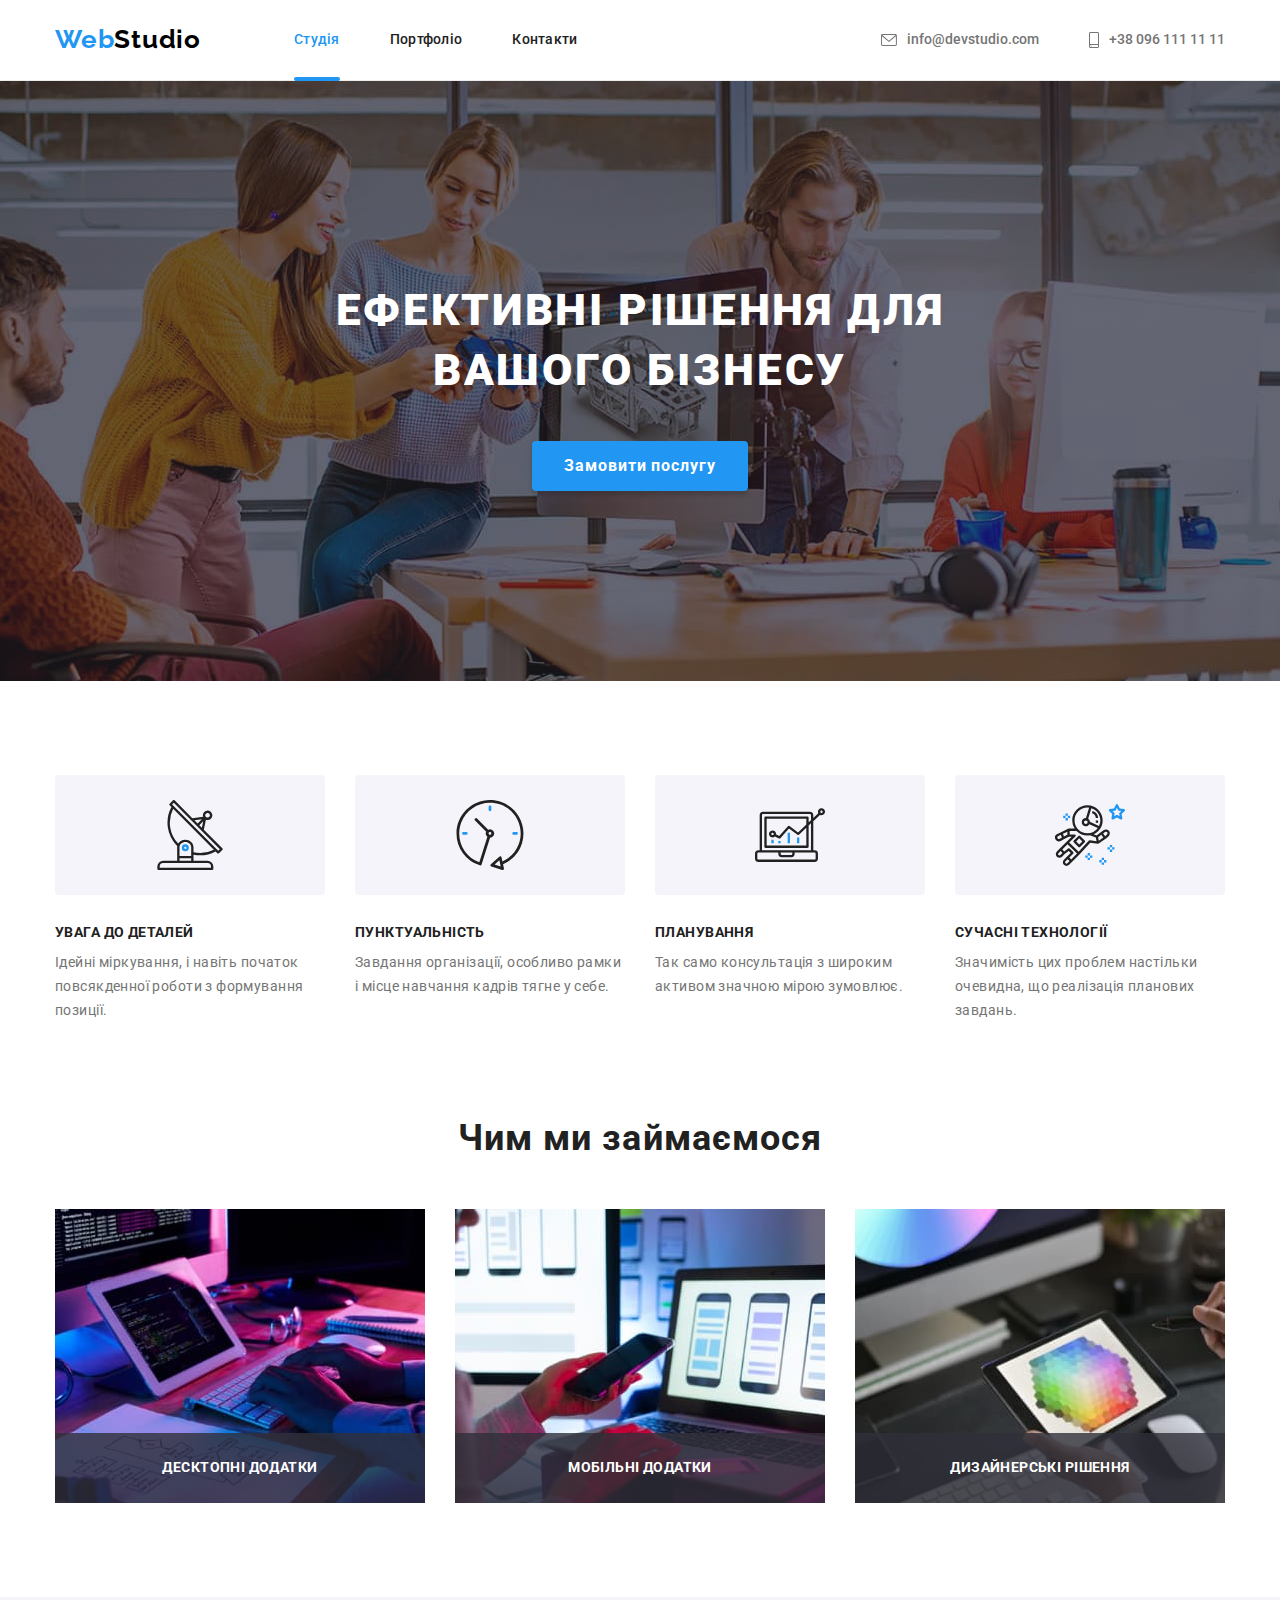
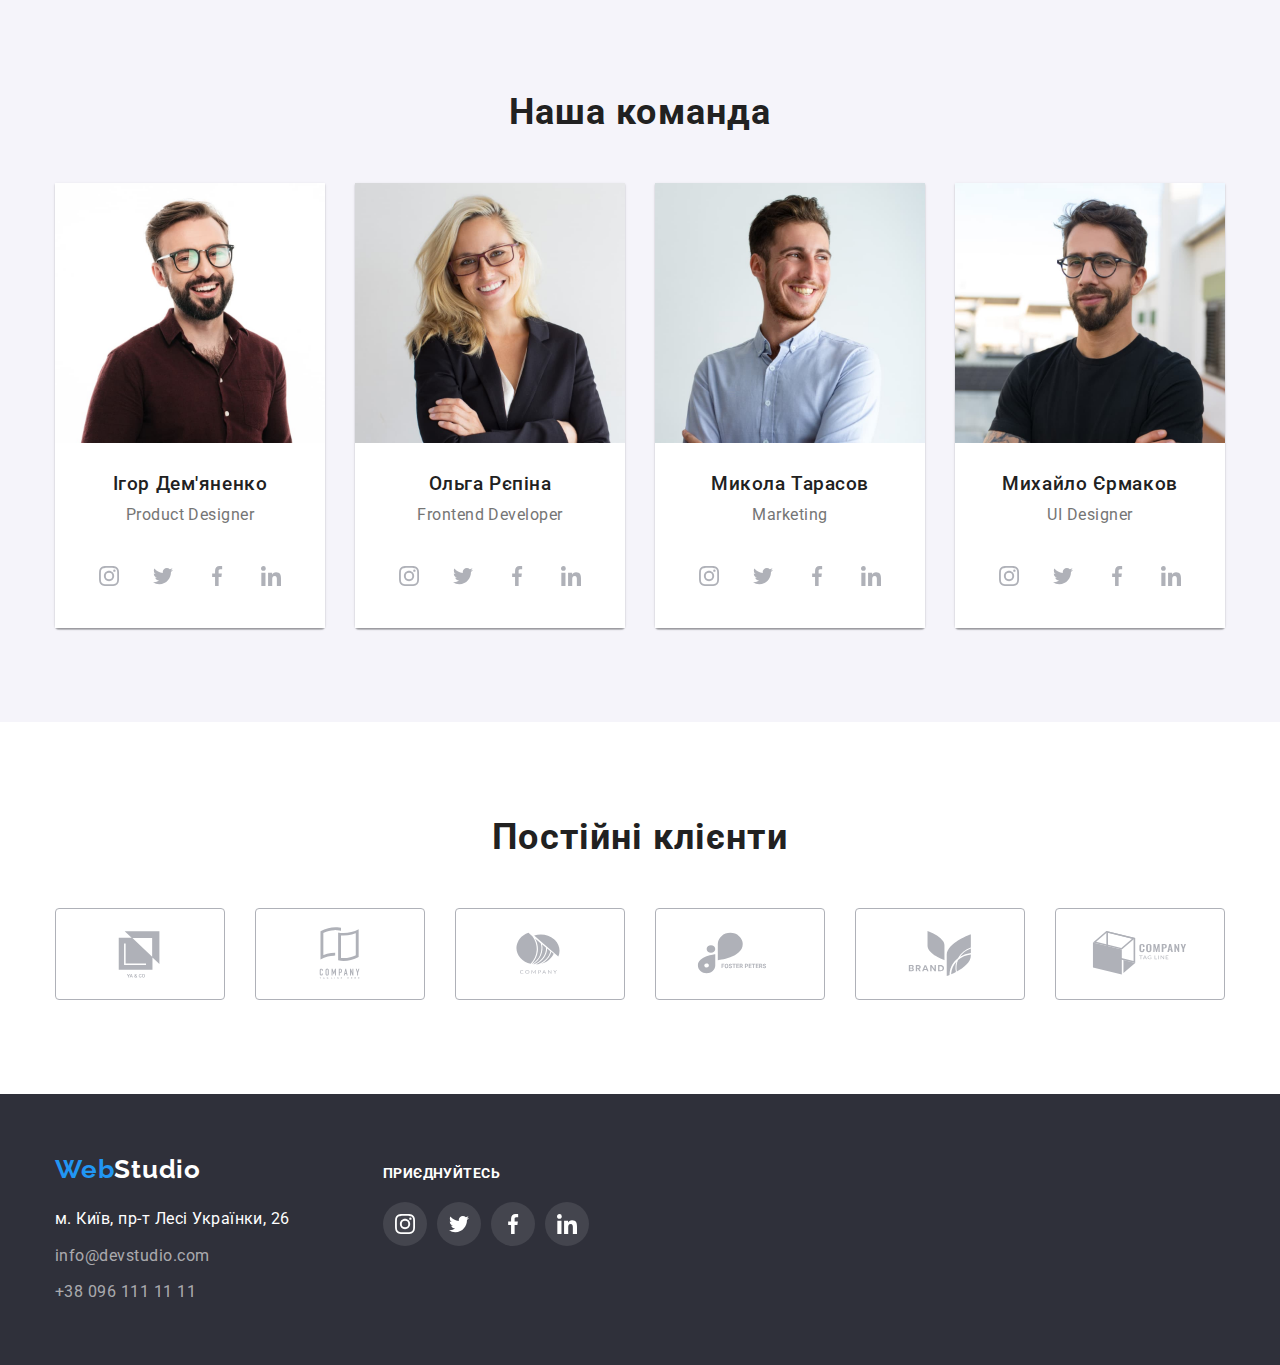
<file: index.html>
<!DOCTYPE html>
<html lang="uk">
<head>
    <meta charset="UTF-8">
    <meta http-equiv="X-UA-Compatible" content="IE=edge">
    <meta name="viewport" content="width=device-width, initial-scale=1.0">
    <title>Веб-студія</title>
    <link href="https://fonts.googleapis.com/css2?family=Raleway:wght@700&family=Roboto:wght@400;500;700;900&display=swap" rel="stylesheet">
    <link rel="stylesheet" href="https://cdnjs.cloudflare.com/ajax/libs/modern-normalize/1.0.0/modern-normalize.min.css">
    <link rel="stylesheet" href="./css/styles.css">
</head>
<body class="page">
    <header class="header">
        <div class="container header-container">
        <nav class="main-nav">
            <a href="./index.html" class="logo header-logo">Web<span class="studio">Studio</span> </a>
        <ul class="page-nav list">
            <li class="page-nav-item">
                <a href="./index.html" class="page-nav-link current"> Студія</a> </li>
            <li class="page-nav-item">
                <a href="./portfolio.html" class="page-nav-link">Портфоліо</a> </li>
            <li class="page-nav-item">
                <a href="" class="page-nav-link">Контакти</a> </li>
        </ul>
    </nav>
    
        <ul class="contact-nav list">
            
            <li class="contact-nav-li">
                <a href="mailto:info@devstudio.com" class="contact-link  contact-link-header">
                    <svg class="contact-nav-icons" width="16" height="12">
                    <use href="./images/icons.svg#mail"></use>
                 </svg>info@devstudio.com</a>
            
            </li>
            <li class="contact-nav-li">
                <a href="telto:+380961111111" class="contact-link  contact-link-header">
                    <svg class="contact-nav-icons" width="10" height="16">
                        <use href="./images/icons.svg#smartphone"></use>
                     </svg>+38 096 111 11 11</a>
            </li> 
    
        </ul>
       </div>
    </header>
    <main>
<section class="section hero-section">

        <div class="container">
            
            <h1 class="hero-title">Ефективні рішення для вашого бізнесу</h1> 
            <div class="main-button">
            <button data-modal-open type="button" class="button hero-button ">Замовити послугу</button>
       
        </div>
        </div>
</section>
<section class="section values-section">
    <!--Заголовок цінності приховати-->
    <div class="container">
    <h2 class="visually-hidden">Цінності</h2>
    <ul class="values list">
        <li class="values-item">
            <div class="icons-values">
                <svg width="70" height="70">
                    <use href="./images/icons.svg#antenna"></use>
                </svg>
            </div>
            <h3 class="values-title">УВАГА ДО ДЕТАЛЕЙ</h3>
            <p class="description">Ідейні міркування, і навіть початок 
            повсякденної роботи з формування позиції.
        </p>
        </li>
        <li class="values-item">
            <div class="icons-values">
                <svg width="70" height="70">
                <use href="./images/icons.svg#clock"></use>
            </svg></div>
            <h3 class="values-title">ПУНКТУАЛЬНІСТЬ</h3>
            <p class="description">Завдання організації, особливо рамки
             і місце навчання кадрів тягне у себе.
            </p>
        </li>
        <li class="values-item">
            <div class="icons-values">
                <svg width="70" height="70">
                    <use href="./images/icons.svg#diagram"></use>
                </svg>
            </div>
            <h3 class="values-title">ПЛАНУВАННЯ</h3>
            <p class="description">Так само консультація з широким
             активом значною мірою зумовлює.
            </p>
        </li>
        <li class="values-item">
            <div class="icons-values">
                <svg width="70" height="70">
                    <use href="./images/icons.svg#astronaut"></use>
                </svg>
            </div>
            <h3 class="values-title">СУЧАСНІ ТЕХНОЛОГІЇ</h3>
            <p class="description">Значимість цих проблем настільки 
            очевидна, що реалізація планових завдань.
        </p>
        </li>
    </ul>
</div>
</section>
<section class="section services-section">
    <div class="container">
    <h2 class="section-title services-section-title">Чим ми займаємося</h2>
    <ul class="services list">
        <li class="services-item">
            <img src="./images/programs.jpg" alt="programming" width="370">
            <div class="services-elements">
                <p class="services-inscription">Десктопні додатки</p>
            </div>
        </li>
        <li class="services-item">
            <img src="./images/applications.jpg" alt="mobile application" width="370">
            <div class="services-elements">
                <p class="services-inscription">Мобільні додатки</p>
            </div>
        </li>
        <li class="services-item">
            <img src="./images/design.jpg" alt="color gradient" width="370">
            <div class="services-elements">
                <p class="services-inscription">Дизайнерські рішення</p>
            </div>
        </li>
    </ul>
</div>
</section>
<section class="section our-team-section">
    <div class="container">
    <h2 class="section-title team-section-title">Наша команда</h2>
    <ul class="team list">
        <li class="team-item">
            
            <img class="team-img" src="./images/demianenko.jpg" alt="a man in glasses" width="270">
            <div class="team-name-box">
            <h3 class="team-title">Ігор Дем'яненко</h3>
            <p class="description team-description">Product Designer</p>
            <div class="social-box">
                <ul class="social-networks list">
                    <li>
                        <a class="social-link" href="">
                            <svg class="social-icon" width="20" height="20">
                                <use href="./images/icons.svg#instagram"></use>
                            </svg>
                        </a>
                    </li>
                    <li>
                        <a class="social-link" href="">
                            <svg class="social-icon" width="20" height="20">
                                <use href="./images/icons.svg#twitter"></use>
                            </svg>
                        </a>
                    </li>
                    <li>
                        <a class="social-link" href="">
                            <svg class="social-icon" width="20" height="20">
                                <use href="./images/icons.svg#facebook"></use>
                            </svg>
                        </a>
                    </li>
                    <li>
                        <a class="social-link" href="">
                            <svg class="social-icon" width="20" height="20">
                                <use href="./images/icons.svg#linkedin"></use>
                            </svg>
                        </a>
                    </li>
                </ul>
            </div>
        </div>
        </li>
        <li class="team-item">
            <img  class="team-img" src="./images/repina.jpg" alt="a woman in glasses" width="270">
            <div class="team-name-box">
            <h3 class="team-title">Ольга Рєпіна</h3>
            <p class="description team-description">Frontend Developer</p>
            <div class="social-box">
                <ul class="social-networks list">
                    <li>
                        <a class="social-link" href="">
                            <svg class="social-icon" width="20" height="20">
                                <use href="./images/icons.svg#instagram"></use>
                            </svg>
                        </a>
                    </li>
                    <li>
                        <a class="social-link" href="">
                            <svg class="social-icon" width="20" height="20">
                                <use href="./images/icons.svg#twitter"></use>
                            </svg>
                        </a>
                    </li>
                    <li>
                        <a class="social-link" href="">
                            <svg class="social-icon" width="20" height="20">
                                <use href="./images/icons.svg#facebook"></use>
                            </svg>
                        </a>
                    </li>
                    <li>
                        <a class="social-link" href="">
                            <svg class="social-icon" width="20" height="20">
                                <use href="./images/icons.svg#linkedin"></use>
                            </svg>
                        </a>
                    </li>
                </ul>
            </div>
        </div>
        </li>
        <li class="team-item">
            <img  class="team-img" src="images/tarasov.jpg" alt="man" width="270">
            <div class="team-name-box">
            <h3 class="team-title">Микола Тарасов</h3>
            <p class="description team-description">Marketing</p>
            <div class="social-box">
                <ul class="social-networks list">
                    <li>
                        <a class="social-link" href="">
                            <svg class="social-icon" width="20" height="20">
                                <use href="./images/icons.svg#instagram"></use>
                            </svg>
                        </a>
                    </li>
                    <li>
                        <a class="social-link" href="">
                            <svg class="social-icon" width="20" height="20">
                                <use href="./images/icons.svg#twitter"></use>
                            </svg>
                        </a>
                    </li>
                    <li>
                        <a class="social-link" href="">
                            <svg class="social-icon" width="20" height="20">
                                <use href="./images/icons.svg#facebook"></use>
                            </svg>
                        </a>
                    </li>
                    <li>
                        <a class="social-link" href="">
                            <svg class="social-icon" width="20" height="20">
                                <use href="./images/icons.svg#linkedin"></use>
                            </svg>
                        </a>
                    </li>
                </ul>
            </div>
        </div>
        </li>
        <li class="team-item">
            <img class="team-img" src="./images/yermakov.jpg" alt="a man in glasses" width="270">
            <div class="team-name-box">
            <h3 class="team-title">Михайло Єрмаков</h3> 
            <p class="description team-description">UI Designer</p>
            <div class="social-box">
            <ul class="social-networks list">
                <li>
                    <a class="social-link" href="">
                        <svg class="social-icon" width="20" height="20">
                            <use href="./images/icons.svg#instagram"></use>
                        </svg>
                    </a>
                </li>
                <li>
                    <a class="social-link" href="">
                        <svg class="social-icon" width="20" height="20">
                            <use href="./images/icons.svg#twitter"></use>
                        </svg>
                    </a>
                </li>
                <li>
                    <a class="social-link" href="">
                        <svg class="social-icon" width="20" height="20">
                            <use href="./images/icons.svg#facebook"></use>
                        </svg>
                    </a>
                </li>
                <li>
                    <a class="social-link" href="">
                        <svg class="social-icon" width="20" height="20">
                            <use href="./images/icons.svg#linkedin"></use>
                        </svg>
                    </a>
                </li>
            </ul>
        </div>
        </div>
        </li>
    </ul>

</div>
</section>
<section class="section customers-section">
    <div class="container">
        <h2 class="section-title section-title-customers">Постійні клієнти</h2>
        <ul class="customers-item list">
            <li class="icons-border">
               <a class="customers-link"  href="">
                    <svg class="customers-icon" width="106" height="60">
                        <use href="./images/icons.svg#Logo-1"></use>
                    </svg>
                </a>
            </li>
            <li>
                
                <a class="customers-link" href="">
                    <svg class="customers-icon" width="106" height="60">
                        <use href="./images/icons.svg#Logo-2"></use>
                    </svg>
                </a>
            
            </li>
            <li>
                
                <a class="customers-link" href="">
                    <svg class="customers-icon" width="106" height="60">
                        <use href="./images/icons.svg#Logo-3"></use>
                    </svg>
                </a>
            
            </li>
            <li>
                
                <a class="customers-link" href="">
                    <svg class="customers-icon" width="106" height="60">
                        <use href="./images/icons.svg#Logo-4"></use>
                    </svg>
                </a>
            
            </li>
            <li>
                
                <a class="customers-link" href="">
                    <svg class="customers-icon" width="106" height="60">
                        <use href="./images/icons.svg#Logo-5"></use>
                    </svg>
                </a>
            
            </li>
            <li>
                
                <a class="customers-link" href="">
                    <svg class="customers-icon" width="106" height="60">
                        <use href="./images/icons.svg#Logo-6"></use>
                    </svg>
                </a>
            
            </li>
        </ul>
       
   
    
    </div>
</section>
</main>
<footer class="basement">
    <div class="container foot-container">
        <div class="contact-footer-box">
    <a href="./index.html" class="logo">Web<span class="studio footer">Studio</span> </a>
    <address class="address">
        <ul class="contact-nav-basement list">
            <li class="address-item"><a href="" class="contact-footer-address">м. Київ, пр-т Лесі Українки, 26</a></li>
            <li class="address-item"><a href="mailto:info@devstudio.com" class="contact-link footer">info@devstudio.com</a> </li>
            <li class="address-item"><a href="telto:+380961111111" class="contact-link footer">+38 096 111 11 11</a> </li> 
        </ul>
      </address>
    </div>
        <div class="social-footer-box">
            <h2 class="social-footer-title">Приєднуйтесь</h2>
            <ul class="social-networks-footer list">
                <li>
                    <a class="social-link social-link-footer" href="">
                        <svg class="social-icon-footer" width="20" height="20">
                            <use href="./images/icons.svg#instagram"></use>
                        </svg>
                    </a>
                </li>
                <li>
                    <a class="social-link social-link-footer" href="">
                        <svg class="social-icon-footer" width="20" height="20">
                            <use href="./images/icons.svg#twitter"></use>
                        </svg>
                    </a>
                </li>
                <li>
                    <a class="social-link social-link-footer" href="">
                        <svg class="social-icon-footer" width="20" height="20">
                            <use href="./images/icons.svg#facebook"></use>
                        </svg>
                    </a>
                </li>
                <li>
                    <a class="social-link social-link-footer" href="">
                        <svg class="social-icon-footer" width="20" height="20">
                            <use href="./images/icons.svg#linkedin"></use>
                        </svg>
                    </a>
                </li>
            </ul>
        </div>
    
  </div>
  </footer>
  <div class="backdrop is-hidden" data-modal>
    <div class="modal">
        
        <button class="button-close" type="button" data-modal-close>
            <svg class="icon-close" width="18px" height="18px">
                <use href="./images/icons.svg#icon-close"></use>
            </svg>
        </button>
    </div>
  </div>
  <script src="./js/modal.js"></script>
  
</body>
</html>
</file>
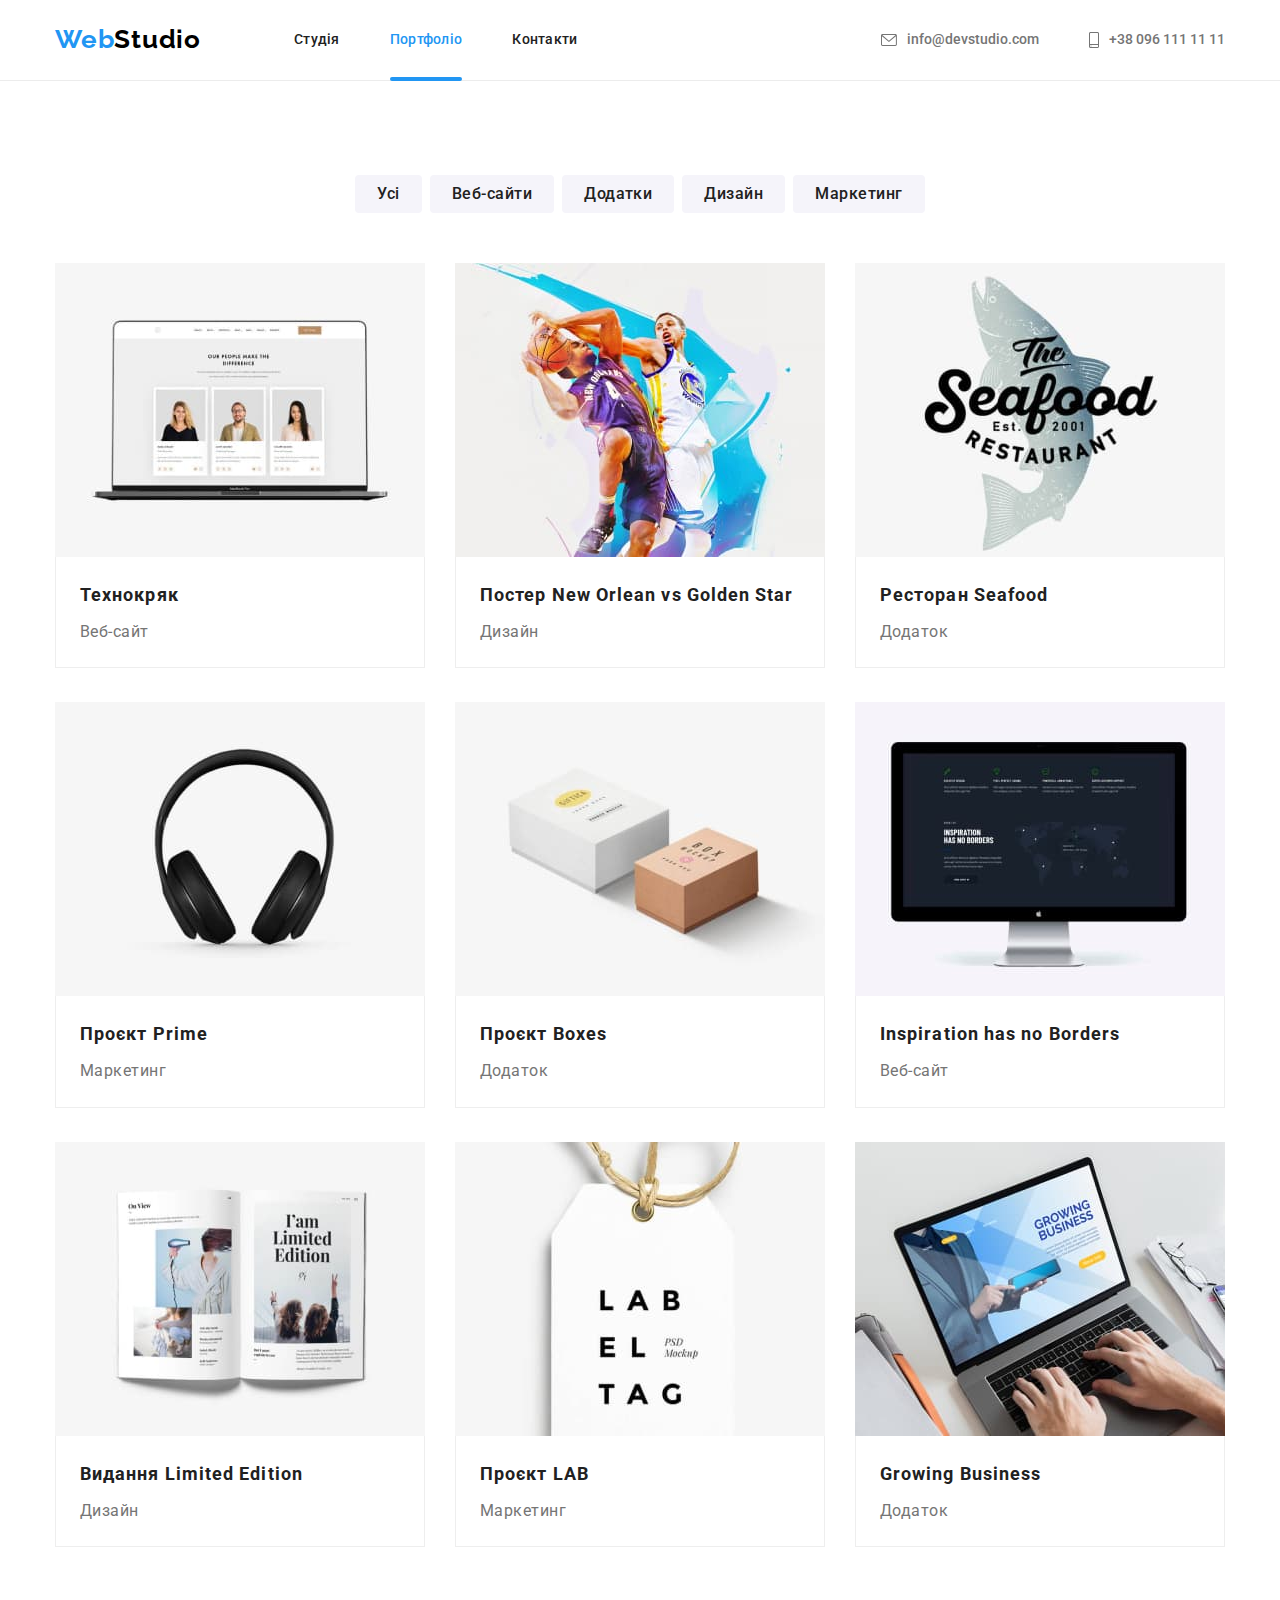
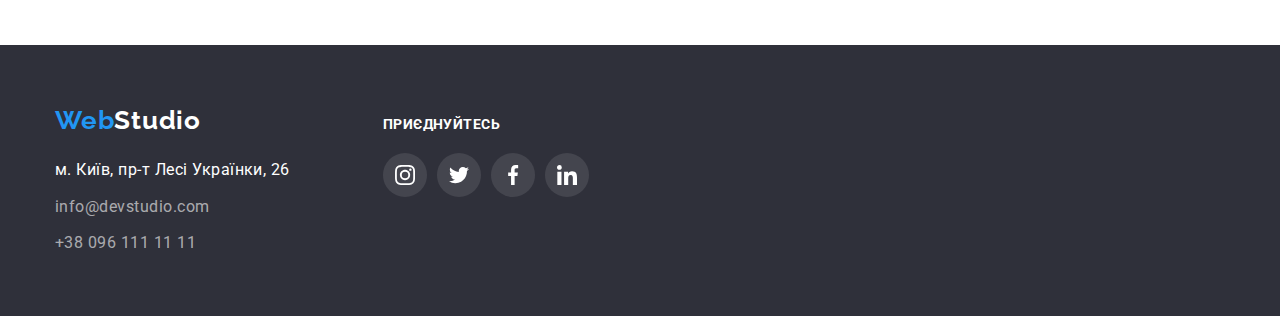
<file: portfolio.html>
<!DOCTYPE html>
<html lang="en">
<head>
    <meta charset="UTF-8">
    <meta http-equiv="X-UA-Compatible" content="IE=edge">
    <meta name="viewport" content="width=device-width, initial-scale=1.0">
    <title>Document</title>
    <link href="https://fonts.googleapis.com/css2?family=Raleway:wght@700&family=Roboto:wght@400;500;700;900&display=swap" rel="stylesheet">
    <link rel="stylesheet" href="https://cdnjs.cloudflare.com/ajax/libs/modern-normalize/1.0.0/modern-normalize.min.css">
    <link rel="stylesheet" href="./css/styles.css">
</head>
<body class="page">
  <header class="header">
    <div class="container header-container">
    <nav class="main-nav">
        <a href="./index.html" class="logo header-logo">Web<span class="studio">Studio</span> </a>
    <ul class="page-nav list">
        <li class="page-nav-item">
            <a href="./index.html" class="page-nav-link"> Студія</a> </li>
        <li class="page-nav-item">
            <a href="./portfolio.html" class="page-nav-link current">Портфоліо</a> </li>
        <li class="page-nav-item">
            <a href="" class="page-nav-link">Контакти</a> </li>
    </ul>
</nav>

    <ul class="contact-nav list">
        
        <li class="contact-nav-li">
            <a href="mailto:info@devstudio.com" class="contact-link  contact-link-header">
                <svg class="contact-nav-icons" width="16" height="12">
                <use href="./images/icons.svg#mail"></use>
             </svg>info@devstudio.com</a>
        
        </li>
        <li class="contact-nav-li">
            <a href="telto:+380961111111" class="contact-link  contact-link-header">
                <svg class="contact-nav-icons" width="10" height="16">
                    <use href="./images/icons.svg#smartphone"></use>
                 </svg>+38 096 111 11 11</a>
        </li> 

    </ul>
   </div>
</header>
    <main>
        <section class="section">
            <div class="container">
                      <h1 class="visually-hidden"> Наші проекти</h1>
              <ul class="projects list">
                  <li> <button type="button" class="button projects-button">Усі</button></li>
                  <li> <button type="button" class="button projects-button">Веб-сайти</button></li>
                  <li> <button type="button" class="button projects-button">Додатки</button></li>
                  <li> <button type="button" class="button projects-button">Дизайн</button></li>
                  <li> <button type="button" class="button projects-button">Маркетинг</button></li>
              </ul>
              
            <ul class="all-projects list">
              <li class="all-projects-iteam">
                  <a class="all-projects-link" href="">
                    <div class="overlay-box">
                <img class="img-projects" src="./images/technocrack.jpg" alt="laptop" width="370">
            
                <div class="overlay">
                    <p class="text-overlay">Ресурс пропонує комплексні пропозиції з різним рівнем функціоналу та сервісів. Все це дозволить відвідувачу отримати вичерпні відомості про компанію чи приватну особу.</p>
                </div>
            </div>
                <div class="all-projects-box">
                <h2 class="project-title">Технокряк</h2>
                <p class="description description-projecs">Веб-сайт</p>
              </div>
          </a>
              </li>
      
              <li class="all-projects-iteam">
                  <a class="all-projects-link" href="">
                    <div class="overlay-box">
                <img  class="img-projects" src="./images/orleans.jpg" alt="basketball" width="370">
                <div class="overlay">
                    <p class="text-overlay">Ресурс пропонує комплексні пропозиції з різним рівнем функціоналу та сервісів. Все це дозволить відвідувачу отримати вичерпні відомості про компанію чи приватну особу.</p>
                </div>
            </div>
                <div class="all-projects-box">
                <h2 class="project-title">Постер New Orlean vs Golden Star</h2>
                <p class="description description-projecs">Дизайн</p>
              </div>
              </a>
              </li>
      
              <li class="all-projects-iteam">
                  <a class="all-projects-link" href="">
                    <div class="overlay-box">
                <img  class="img-projects" src="./images/seafood.jpg" alt="fish restaurant emblem" width="370">
                <div class="overlay">
                    <p class="text-overlay">Ресурс пропонує комплексні пропозиції з різним рівнем функціоналу та сервісів. Все це дозволить відвідувачу отримати вичерпні відомості про компанію чи приватну особу.</p>
                </div>
            </div>
                <div class="all-projects-box">
                <h2 class="project-title">Ресторан Seafood</h2>
                <p class="description description-projecs">Додаток</p>
              </div>
              </a>
              </li>
              
              <li class="all-projects-iteam">
                  <a class="all-projects-link" href="">
                    <div class="overlay-box">
                <img class="img-projects" src="./images/prime.jpg" alt="headphone" width="370">
                <div class="overlay">
                    <p class="text-overlay">Ресурс пропонує комплексні пропозиції з різним рівнем функціоналу та сервісів. Все це дозволить відвідувачу отримати вичерпні відомості про компанію чи приватну особу.</p>
                </div>
            </div>
                <div class="all-projects-box">
                <h2 class="project-title">Проєкт Prime</h2>
                <p class="description description-projecs">Маркетинг</p>
              </div>
              </a>
              </li>
              
              <li class="all-projects-iteam">
                  <a class="all-projects-link" href="">
                    <div class="overlay-box">
                <img class="img-projects" src="./images/boxes.jpg" alt="boxes" width="370">
                <div class="overlay">
                    <p class="text-overlay">Ресурс пропонує комплексні пропозиції з різним рівнем функціоналу та сервісів. Все це дозволить відвідувачу отримати вичерпні відомості про компанію чи приватну особу.</p>
                </div>
            </div>
                <div class="all-projects-box">
                <h2 class="project-title">Проєкт Boxes</h2>
                <p class="description description-projecs">Додаток</p>
              </div>
              </a>
              </li>
              
              <li class="all-projects-iteam">
                  <a class="all-projects-link" href="">
                    <div class="overlay-box">
                <img class="img-projects" src="./images/borders.jpg" alt="computer monitor" width="370">
                <div class="overlay">
                    <p class="text-overlay">Ресурс пропонує комплексні пропозиції з різним рівнем функціоналу та сервісів. Все це дозволить відвідувачу отримати вичерпні відомості про компанію чи приватну особу.</p>
                </div>
            </div>
                <div class="all-projects-box">
                <h2 class="project-title">Inspiration has no Borders</h2>
                <p class="description description-projecs">Веб-сайт</p>
              </div>
              </a>
              </li>
      
              <li class="all-projects-iteam">
                  <a class="all-projects-link" href="">
                    <div class="overlay-box">
                <img class="img-projects" src="./images/limited.jpg" alt="magazine" width="370">
                <div class="overlay">
                    <p class="text-overlay">Ресурс пропонує комплексні пропозиції з різним рівнем функціоналу та сервісів. Все це дозволить відвідувачу отримати вичерпні відомості про компанію чи приватну особу.</p>
                </div>
            </div>
                <div class="all-projects-box">
                <h2 class="project-title">Видання Limited Edition</h2>
                <p class="description description-projecs">Дизайн</p>
              </div>
              </a>
              </li>
      
              <li class="all-projects-iteam">
                  <a class="all-projects-link" href="">
                    <div class="overlay-box">
                <img class="img-projects" src="./images/lab.jpg" alt="label" width="370">
                <div class="overlay">
                    <p class="text-overlay">Ресурс пропонує комплексні пропозиції з різним рівнем функціоналу та сервісів. Все це дозволить відвідувачу отримати вичерпні відомості про компанію чи приватну особу.</p>
                </div>
            </div>
                <div class="all-projects-box">
                <h2 class="project-title">Проєкт LAB</h2>
                <p class="description description-projecs">Маркетинг</p>
              </div>
              </a>
              </li>
      
              <li class="all-projects-iteam">
                  <a class="all-projects-link" href="">
                    <div class="overlay-box">
                <img class="img-projects" src="./images/growing.jpg" alt="laptop" width="370">
                <div class="overlay">
                    <p class="text-overlay">Ресурс пропонує комплексні пропозиції з різним рівнем функціоналу та сервісів. Все це дозволить відвідувачу отримати вичерпні відомості про компанію чи приватну особу.</p>
                </div>
            </div>
                <div class="all-projects-box">
                <h2 class="project-title">Growing Business</h2>
                <p class="description description-projecs">Додаток</p>
              </div>
              </a>
              </li>  
            </ul>
          </div>
          </section>
</main>
<footer class="basement">
  <div class="container foot-container">
      <div class="contact-footer-box">
  <a href="./index.html" class="logo">Web<span class="studio footer">Studio</span> </a>
  <address class="address">
      <ul class="contact-nav-basement list">
          <li class="address-item"><a href="" class="contact-footer-address">м. Київ, пр-т Лесі Українки, 26</a></li>
          <li class="address-item"><a href="mailto:info@devstudio.com" class="contact-link footer">info@devstudio.com</a> </li>
          <li class="address-item"><a href="telto:+380961111111" class="contact-link footer">+38 096 111 11 11</a> </li> 
      </ul>
    </address>
  </div>
      <div class="social-footer-box">
          <h2 class="social-footer-title">ПРИЄДНУЙТЕСЬ</h2>
          <ul class="social-networks-footer list">
              <li>
                  <a class="social-link social-link-footer" href="">
                      <svg class="social-icon-footer" width="20" height="20">
                          <use href="./images/icons.svg#instagram"></use>
                      </svg>
                  </a>
              </li>
              <li>
                  <a class="social-link social-link-footer" href="">
                      <svg class="social-icon-footer" width="20" height="20">
                          <use href="./images/icons.svg#twitter"></use>
                      </svg>
                  </a>
              </li>
              <li>
                  <a class="social-link social-link-footer" href="">
                      <svg class="social-icon-footer" width="20" height="20">
                          <use href="./images/icons.svg#facebook"></use>
                      </svg>
                  </a>
              </li>
              <li>
                  <a class="social-link social-link-footer" href="">
                      <svg class="social-icon-footer" width="20" height="20">
                          <use href="./images/icons.svg#linkedin"></use>
                      </svg>
                  </a>
              </li>
          </ul>
      </div>
  
</div>
</footer>
</body>
</html>
</file>
<file: css/styles.css>
/* Палітра макету*/
/* Основний колір тексту #212121 */
/* Другорядний колір тексту #757575 */
/* Чорний #000000 */
/* Колір акцентів блакитний #2196F3  */
/* Білий #FFFFFF */
/* Колір основного фону #F5F5F5 */
/* Колір другорядного фону #F5F4FA */
/* Другорядний колір тексту footer rgba(255, 255, 255, 0.6) */
/* Колір фону footer #2F303A */
/* Колір лінії підкресленнґ в header #ECECEC */

/* Перемінні */

:root {
    --main-color-text: #212121;
    --secondary-text-color:#757575; 
    --black: #000000;
    --accent-color: #2196F3;
    --accent-hero-color: #188CE8;
    --white: #FFFFFF;
    --secondery-fone: #F5F4FA;
    --fone-footer: #2F303A;
    --secondary-text-footer: rgba(255, 255, 255, 0.6);
    --icons-color: #AFB1B8;
   
}

/* Додаткове скидання стилів */

h1, h2, h3, p {
    margin-top: 0;
    margin-bottom: 0;
}
ul {
    margin-top: 0;
    margin-bottom: 0;
    padding-left: 0; 
}
img {
    display: block;
}

.container {
    width: 1200px;
    margin: 0 auto;
    padding: 0 15px;
}

.visually-hidden {
    position: absolute;
    width: 1px;
    height: 1px;
    margin: -1px;
    border: 0;
    padding: 0;
    
    white-space: nowrap;
    clip-path: inset(100%);
    clip: rect(0 0 0 0);
    overflow: hidden;
}

/* Характерні властивості body */

.page {
    background-color: var(--white);
    color:var(--main-color-text) ;

    font-family: Roboto, sans-serif;
}
.list {
    list-style: none;
}

/* Характерні властивості для всіх секцій */

.section {
    padding-top: 94px;
    padding-bottom: 94px;
}
.section-title {
    color: var(--main-color-text) ;
    font-weight: 700;
    font-size: 36px;
    line-height: 1.17;
    letter-spacing: 0.03em;
    
    text-align: center;
}
.description {
    color: var(--secondary-text-color) ;
}

/* Кнопки */

.button {
    cursor: pointer;
    border: 0;
    
}
.projects-button{
    font-weight: 500;
    font-size: 16px;
    line-height: 1.63;
    letter-spacing: 0.03em;

    color: var(--main-color-text);
    background-color: var(--secondery-fone);

    border-radius: 4px;
    
    padding: 6px 22px;
    height: 38px;

    transition: color 250ms cubic-bezier(0.4, 0, 0.2, 1), background-color 250ms cubic-bezier(0.4, 0, 0.2, 1), box-shadow 250ms cubic-bezier(0.4, 0, 0.2, 1);
    
}
.projects-button:hover,
.projects-button:focus {
    color: var(--white);
    background-color: var(--accent-color);
    box-shadow: 0px 4px 4px rgba(0, 0, 0, 0.15);
}
.main-button {
    text-align: center;
}
.hero-button { 
    background-color: var(--accent-color);
    color: var(--white);
   
    font-weight: 700;
    font-size: 16px;
    line-height: 1.88;
    letter-spacing: 0.06em;
    padding: 10px 32px;
    box-shadow: 0px 4px 4px rgba(0, 0, 0, 0.15);
    border-radius: 4px;

    transition: background-color 250ms cubic-bezier(0.4, 0, 0.2, 1);
}
.hero-button:hover,
.hero-button:focus {
    background-color: var(--accent-hero-color);
}

/* logo */

.logo {
    color: var(--accent-color);

    font-family: Raleway, sans-serif;
    font-weight: 700;
    font-size: 26px;
    line-height: 1.19;
    letter-spacing: 0.03em;
    text-decoration: none;
           
}

.header-logo {
    margin-right: 93px;
    padding-top: 24px;
    padding-bottom: 25px;
}
.studio {
    color: var(--black);
    
}
.footer {
    color: var(--white);
}

/* Шапка сайту */

.header {
    border-bottom: 1px solid #ECECEC;
}   
.header-container {
    display: flex;
    flex-wrap: wrap;
}
.main-nav {
    display: flex;
}
.page-nav {
    

    display: flex;
    align-items: center;
}
.page-nav-item:not(:last-child) {
    margin-right: 50px;
}
.page-nav-link {
    font-weight: 500;
    font-size: 14px;
    line-height: 1.14;

    color: var(--main-color-text);
    display: block;
    letter-spacing: 0.02em;
    text-decoration: none;
    padding: 32px 0;
    position: relative;

    transition: color 250ms cubic-bezier(0.4, 0, 0.2, 1);
}
.page-nav .page-nav-link:hover,
.page-nav .page-nav-link:focus {
    color: var(--accent-color);
}
.page-nav-link.current::after {
    content: "";
    display: block;
    width: 100%;
    height: 4px;
    border-radius: 2px;
    background-color: var(--accent-color);
   
    position: absolute;
    left: 0;
    bottom: -1px;

}
.page-nav-link.current {
    color: var(--accent-color);
}


.contact-nav {
    display: flex;
    align-items: center;
    margin-left: auto;
 }
.contact-nav-li:not(:last-child) {
    margin-right: 50px;
}


.contact-link {
    color: var(--secondary-text-color);

    text-decoration: none;
    align-items: center;

    transition: color 250ms cubic-bezier(0.4, 0, 0.2, 1);
}
.contact-link:hover,
.contact-link:focus {
    color: var(--accent-color);
    
}
.contact-nav-icons {
    fill: currentColor;
    margin-right: 10px;
            
}
.contact-link-header {
    font-weight: 500;
    font-size: 14px;
    line-height: 1.14;

    padding: 32px 0;
    display: flex;

}


/* Герой */

.hero-section {
    padding-top: 200px;
    padding-bottom: 280px;
    max-width: 1600px;
    height: 600px;
    margin: 0 auto;

    background-image:linear-gradient(to right, rgba(47, 48, 58, 0.4), rgba(47, 48, 58, 0.4)), url(../images/hero.jpg);
    background-color: #C4C4C4;
    background-repeat: no-repeat;
    background-position: center;
    background-size: cover;
}
.hero-title { 
    color: var(--white);

    font-weight: 900;
    font-size: 44px;
    line-height: 1.36;
    text-align: center;
    text-transform: uppercase;
    letter-spacing: 0.06em;

    margin-bottom: 40px;
    max-width: 696px;
    display: block;
    margin-left: auto;
    margin-right: auto;
}

/* Цінності */

.values { 
    display: flex;
    gap: 30px;
}
.values-item {
    width: 270px;
}
.icons-values {
    display: flex;
    justify-content: center;
    align-items: center;
    height: 120px;
    background: #F5F4FA;
    border-radius: 4px;
    margin-bottom: 30px;
    
}

.values-title{
    font-weight: 700;
    font-size: 14px;
    line-height: 1.14;
    letter-spacing: 0.03em;
    margin-bottom: 10px;
}
.values .description {
    font-weight: 400;
    font-size: 14px;
    line-height: 1.71;
    letter-spacing: 0.03em;
}

/*Чим ми займаємось*/

.services-section {
    padding-top: 0;
}
.services {
    display: flex;
}
.services-section-title{
    margin-bottom: 50px;
}
.services-item {
    margin-right: 30px;
    position: relative;
}
.services-elements {
    width: 100%;
    height: 70px;
    background-color: rgba(47, 48, 58, 0.8);
    padding: 27px 0;

    position: absolute;
    bottom: 0;
}
.services-inscription {
    font-weight: 700;
    font-size: 14px;
    line-height: 1.14;
    text-align: center;
    letter-spacing: 0.03em;
    text-transform: uppercase;
    color:var(--white);
}

/* Наша команда */

.our-team-section {
    background-color: var(--secondery-fone);
}
.team-section-title {
    margin-bottom: 50px;
}

.team {
    display: flex;
   
    flex-wrap: wrap;
    gap: 30px;
}
.team-name-box{
    padding: 30px 0;
    background-color: var(--white);
}
.team-title {
    font-weight: 500;
    line-height: 1.19;
    letter-spacing: 0.03em; 

    text-align: center;
    margin-bottom: 10px;
}
.team-description {
    line-height: 1.19;
    letter-spacing: 0.03em; 
    text-align: center;
    margin-bottom: 30px;
}
.team-item {  
    box-shadow: 0px 1px 3px rgba(0, 0, 0, 0.12), 0px 1px 1px rgba(0, 0, 0, 0.14), 0px 2px 1px rgba(0, 0, 0, 0.2);
    border-radius: 0px 0px 4px 4px;
    flex-basis: calc((100% - 3 * 30px) / 4);
    
}
.social-box {
    padding-left: 32px;
    padding-right: 32px;
}
.social-networks{
    display: flex;
    flex-wrap: wrap;
    justify-content: space-between;
   
}
.social-link {
    display: flex;
    justify-content: center;
    align-items: center;
    width: 44px;
    height: 44px;
    color: var(--icons-color);
    background-color: var(--white);
    border-radius: 50%;

    transition: color 250ms cubic-bezier(0.4, 0, 0.2, 1), background-color 250ms cubic-bezier(0.4, 0, 0.2, 1);
}
.social-link:hover,
.social-link:focus {
    background-color: var(--accent-color);
    color: var(--white);
}
.social-icon {
    fill: currentColor;
}


/* Постійні клієнти */

.customers-item {
    display: flex;
    flex-wrap: wrap;
    justify-content: space-between;
}
.section-title-customers {
    margin-bottom: 50px;
}


.customers-link {
    display: flex;
    justify-content: center;
    align-items: center;
    width: 170px;
    height: 92px;
    color: var(--icons-color);
    border: 1px solid var(--icons-color);
    border-radius: 4px;

    transition: color 250ms cubic-bezier(0.4, 0, 0.2, 1), background-color 250ms cubic-bezier(0.4, 0, 0.2, 1), outline 250ms cubic-bezier(0.4, 0, 0.2, 1);
       
}
.customers-icon {
    fill: currentColor;
}
.customers-link:hover,
.customers-link:focus {
    border-color: var(--accent-color);
    color: var(--accent-color);
    outline: transparent;
}

/* Footer */

.basement {
    background-color: var(--fone-footer);

    padding-bottom: 60px;
    padding-top: 60px;
    
    
}
.address {
    font-style: normal;
    margin-top: 20px;
}
.contact-footer-address {
    color: var(--white);

    text-decoration: none;

    transition: color 250ms cubic-bezier(0.4, 0, 0.2, 1);   
    
}
.contact-footer-address:hover,
.contact-footer-address:focus {
    color: var(--accent-color);
}
.footer {
    color: var(--white);
}
.foot-container{
    display: flex;
    align-items: baseline;
}
.contact-link.footer {
    color: var(--secondary-text-footer);

    transition: color 250ms cubic-bezier(0.4, 0, 0.2, 1);
}
.contact-link.footer:hover,
.contact-link.footer:focus {
    color: var(--accent-color);
}
.contact-nav-basement {
    line-height: 1.71; 
    letter-spacing: 0.03em;

    margin-top: 20px;
}
.address-item:not(:last-child) {
margin-bottom: 9px;
}

.social-networks-footer {
    display: flex;
    gap: 10px;
    
}
.social-footer-box {
    margin-left: 93px;
}

.social-footer-title {
    color: var(--white);
    
    font-weight: 700;
    font-size: 14px;
    line-height: 1.14;
    letter-spacing: 0.03em;
    margin-bottom: 20px;
    text-transform: uppercase;
}
.social-icon-footer {
    fill: var(--white);
}
.social-link-footer{
    background-color:rgba(255, 255, 255, 0.1); 

    transition: background-color 250ms cubic-bezier(0.4, 0, 0.2, 1);
}
..social-link-footer:hover,
.social-link-footer:focus {
    background-color: var(--accent-color);
}


/* Проекти */

.projects {
    display: flex;
    justify-content: center;
    gap: 8px;
    margin-bottom: 50px;
}
.description-projecs {
    line-height: 1.88;
    letter-spacing: 0.03em;
 
}
.all-projects-box {
    padding: 20px 24px;
    border-bottom: 1px solid #EEEEEE; 
    border-left: 1px solid #EEEEEE; 
    border-right: 1px solid #EEEEEE; 
    
    
}
.all-projects {
    display: flex;
    flex-wrap: wrap;
    gap: 30px;
}
.all-projects-iteam {
    flex-basis: calc((100% - 2 * 30px) / 3); 
   
}
.all-projects-link {
    display: inline-block;
    text-decoration: none;
    outline: transparent;

    transition: box-shadow 250ms cubic-bezier(0.4, 0, 0.2, 1), background-color 250ms cubic-bezier(0.4, 0, 0.2, 1), outline 250ms cubic-bezier(0.4, 0, 0.2, 1);

    position: relative;  
    overflow: hidden;
}
.all-projects-link:focus,
.all-projects-link:hover {
    box-shadow: 0px 1px 1px rgba(0, 0, 0, 0.12), 0px 4px 4px rgba(0, 0, 0, 0.06), 1px 4px 6px rgba(0, 0, 0, 0.16);
}
.all-projects-link:hover .overlay {
    transform: translateY(0);
}

.project-title {
    font-weight: 700;
    font-size: 18px;
    line-height: 2;
    letter-spacing: 0.06em;
    color: var(--main-color-text);

    margin-bottom: 4px;
    
}
.overlay-box {
    overflow: hidden;
    position: relative;  
}
.overlay {
    position: absolute;
    width: 100%;
    height: 294px;
    left: 0;
    top: 0;

    background-color: rgba(33, 150, 243, 0.9);
    padding: 63px 24px;

    transform: translateY(100%);
    transition: transform 250ms linear;
}

.all-projects-link:hover .overlay,
.all-projects-link:focus .overlay{
    transform: translateY(0);
}

.text-overlay {
    font-size: 18px;
    line-height: 1.55;
    letter-spacing: 0.03em;

    color: var(--white);
}


/* Modal */

.backdrop {
    position: fixed;
    top: 0;
    left: 0;
    width: 100%;
    height: 100%;
    background-color: rgba(0, 0, 0, 0.2);

    opacity: 1;
    transition: opacity 250ms cubic-bezier(0.4, 0, 0.2, 1);
}

.backdrop.is-hidden .modal {
    transform: translate(-50%, -50%) scale(0.5);
}
.backdrop.is-hidden {
    opacity: 0;
    pointer-events: none;
    visibility: hidden;
}

.modal {
    position: absolute;
    top: 50%;
    left: 50%;
    transform: translate(-50%, -50%) scale(1);

    width: 528px;
    height: 581px;

    background-color: var(--white);
    box-shadow: 0px 1px 3px rgba(0, 0, 0, 0.12), 0px 1px 1px rgba(0, 0, 0, 0.14), 0px 2px 1px rgba(0, 0, 0, 0.2);
    border-radius: 4px;
    transition: transform 250ms cubic-bezier(0.4, 0, 0.2, 1), opacity 250ms cubic-bezier(0.4, 0, 0.2, 1), visibility 250ms cubic-bezier(0.4, 0, 0.2, 1), pointer-events 250ms cubic-bezier(0.4, 0, 0.2, 1);
    
}
.button-close {
    position: absolute;
    display: flex;
    justify-content: center;
    align-items: center;
    cursor: pointer;
    top: 8px;
    right: 8px;

    width: 30px;
    height: 30px;

    background: var(--white);
    border-radius: 50%;
    border: 1px solid rgba(0, 0, 0, 0.1);
}
.icon-close {
    fill: var(--black);
}
</file>
